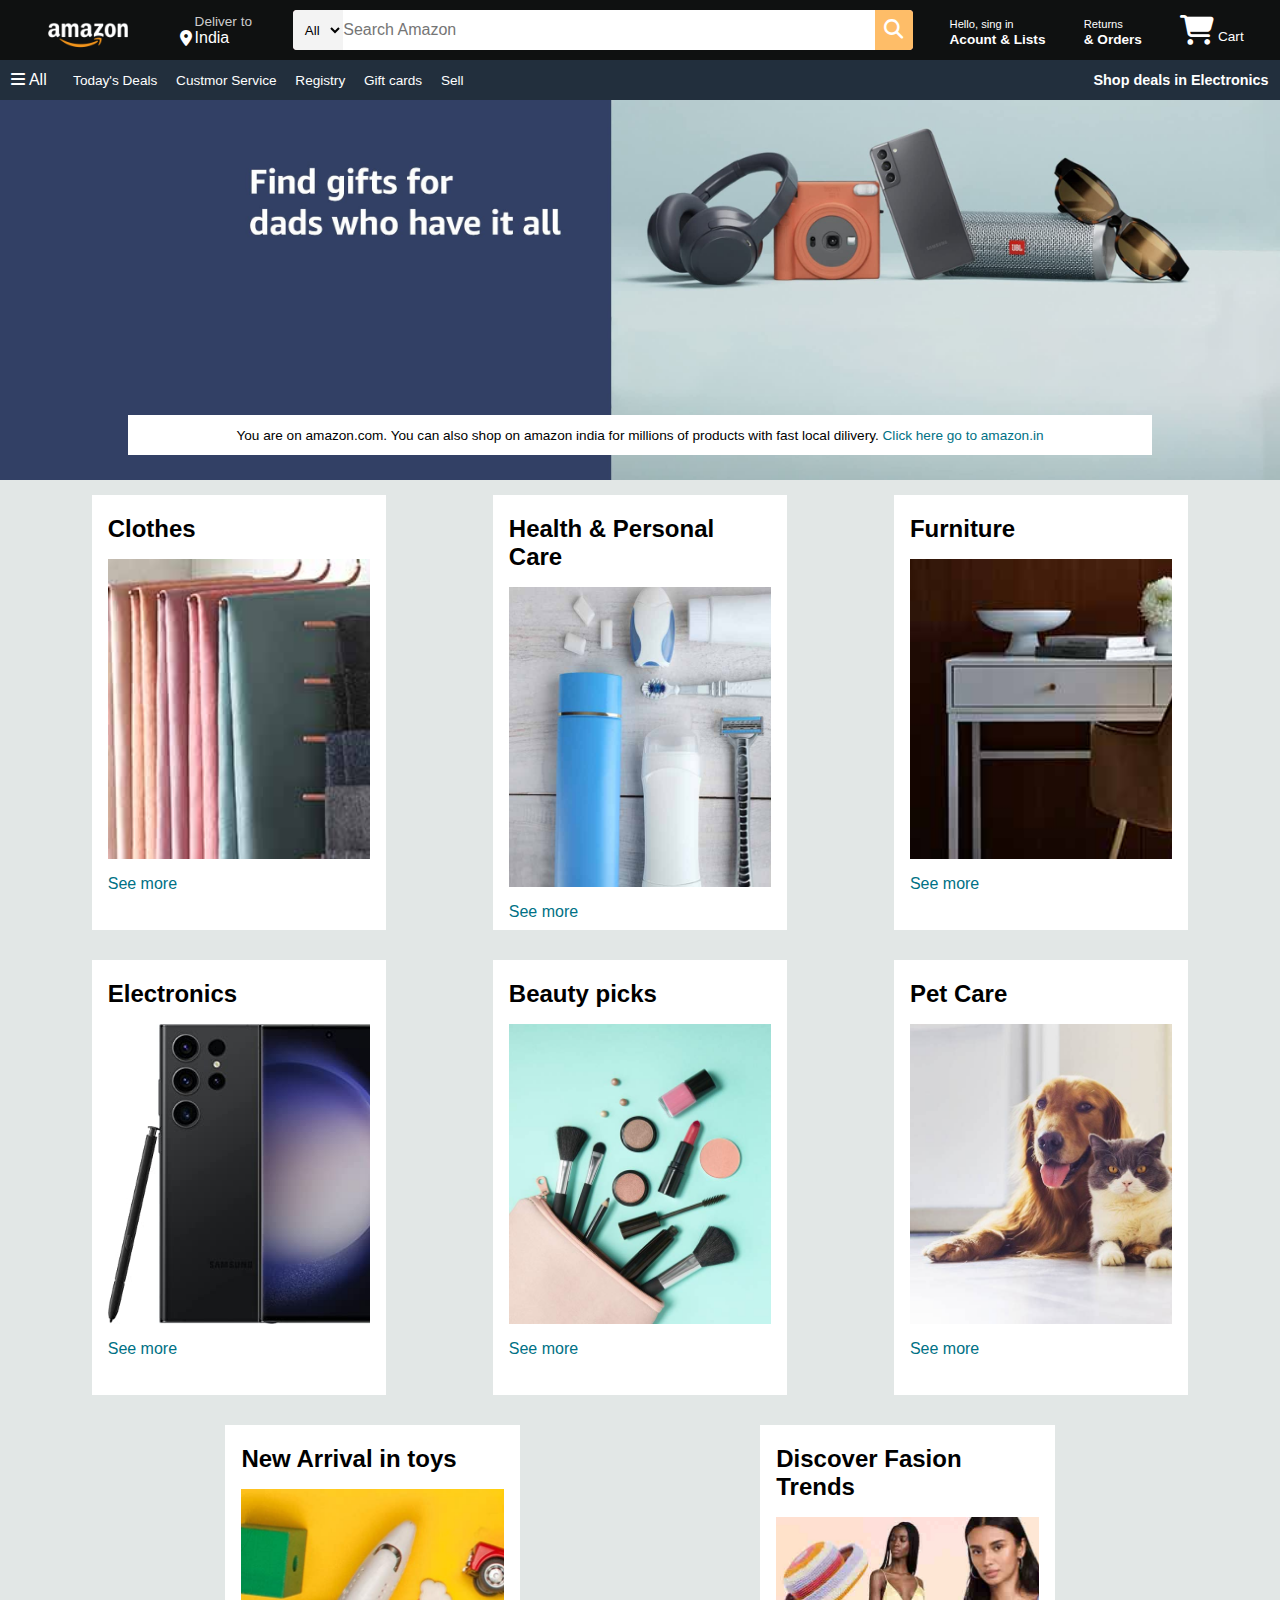
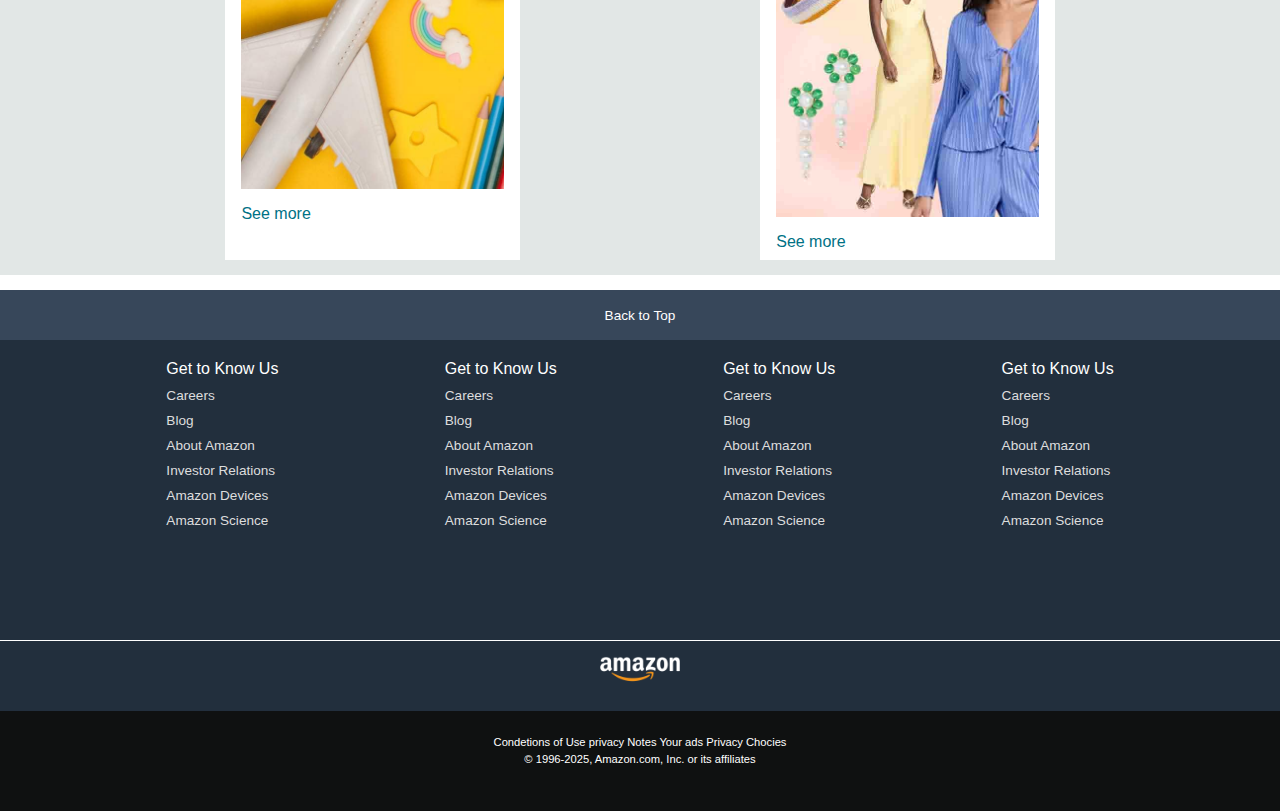
<file: index.html>
<!DOCTYPE html>
<html lang="en">
<head>
    <meta charset="UTF-8">
    <meta name="viewport" content="width=device-width, initial-scale=1.0">
    <title>vishnu shop</title>
    <link rel="stylesheet" href="https://cdnjs.cloudflare.com/ajax/libs/font-awesome/6.7.2/css/all.min.css" integrity="sha512-Evv84Mr4kqVGRNSgIGL/F/aIDqQb7xQ2vcrdIwxfjThSH8CSR7PBEakCr51Ck+w+/U6swU2Im1vVX0SVk9ABhg==" crossorigin="anonymous" referrerpolicy="no-referrer" />
    <link rel="stylesheet" href="style.css">

</head>
<body>
    <header>
        <div class="navbar">
            <!-- box1 -->
            <div class="nav-logo border">
                <div class="logo"></div>
            </div>
            <!-- box2 -->
            <div class="nav-address border">
                <p class="add-first">Deliver to</p>
                <div class="add-icon">
                    <i class="fa-solid fa-location-dot"></i>
                    <p class="add-second">India</p>
                </div>
            </div>
            <!-- box3 -->
            <div class="nav-search">
                <select class="search-select">
                    <option>All</option>
                    <option>All Deparmets</option>
                    <option>Arts & cCrafts</option>
                    <option>Music</option>
                    <option>Pots</option>
                    <option>Video Game</option>
                    <option>Toy</option>
                    <option>Clothes</option>
                </select>
                <input placeholder="Search Amazon" class="search-input">
                <div class="search-icon">
                    <i class="fa-solid fa-magnifying-glass"></i>
                </div>                
            </div>
            <!-- box4 -->
            <div class="nav-singin border">
                <p><span>Hello, sing in</span></p>
                <p class="nav-second">Acount & Lists</p>
            </div>
            <!-- box5 -->
            <div class="nav-return border">
                <p><span>Returns</span></p>
                <p class="nav-second">& Orders</p>
            </div>
            <!-- box6 -->
             <div class="nav-cart border">
                <i class="fa-solid fa-cart-shopping"></i>
                Cart
             </div>
        </div>
        <!-- panel -->

        <div class="panel">
            <div class="panel-all">
                <i class="fa-solid fa-bars"></i>
                All
            </div>

            <div class="panel-ops">
                <p>Today's Deals</p>
                <p>Custmor Service</p>
                <p>Registry</p>
                <p>Gift cards</p>
                <p>Sell</p>
            </div>

            <div class="panel-deals">
                Shop deals in Electronics
            </div>
        </div>
    </header>

    <!-- hero section -->
    <div class="hero-section">
        <div class="hero-msg">
            <p>You are on amazon.com. You can also shop on amazon india for millions of products with fast local dilivery. <a> Click here go to amazon.in</a></p>
        </div>
    </div>


    <!-- shop section -->
    <div class="shop-section">
        <!-- box1A -->
        <div class="box1 box">
            <div class="box-content">
                <h2>Clothes</h2>
                <div class="box-img" style="background-image: url('box1_image.jpg');"></div>
                <p>See more</p>
            </div>
        </div>
        <!-- box2A-->
        <div class="box2 box">
            <div class="box-content">
                <h2>Health & Personal Care</h2>
                <div class="box-img" style="background-image: url('box2_image.jpg');"></div>
                <p>See more</p>
            </div>
        </div>
        <!-- box3A-->
        <div class="box3 box">
            <div class="box-content">
                <h2>Furniture</h2>
                <div class="box-img" style="background-image: url('box3_image.jpg');"></div>
                <p>See more</p>
            </div>
        </div>
        <!-- box4A-->
        <div class="box4 box">
            <div class="box-content">
                <h2>Electronics</h2>
                <div class="box-img" style="background-image: url('box4_image.jpg');"></div>
                <p>See more</p>
            </div>
        </div>
        <!-- box1B -->
        <div class="box1 box">
            <div class="box-content">
                <h2>Beauty picks</h2>
                <div class="box-img" style="background-image: url('box5_image.jpg');"></div>
                <p>See more</p>
            </div>
        </div>
        <!-- box2B -->
        <div class="box2 box">
            <div class="box-content">
                <h2>Pet Care</h2>
                <div class="box-img" style="background-image: url('box6_image.jpg');"></div>
                <p>See more</p>
            </div>
        </div>
        <!-- box3B -->
        <div class="box3 box">
            <div class="box-content">
                <h2>New Arrival in toys</h2>
                <div class="box-img" style="background-image: url('box7_image.jpg');"></div>
                <p>See more</p>
            </div>
        </div>
        <!-- box4B -->
        <div class="box4 box">
            <div class="box-content">
                <h2>Discover Fasion Trends</h2>
                <div class="box-img" style="background-image: url('box8_image.jpg');"></div>
                <p>See more</p>
            </div>
        </div>
    </div>
    
    <!-- footer -->
     <footer>
        <div class="foot-panel1">
            Back to Top
        </div>

        <div class="foot-panel2">
            <ul>
                <p>Get to Know Us</p>
                <a>Careers</a>
                <a>Blog</a>
                <a>About Amazon</a>
                <a>Investor Relations</a>
                <a>Amazon Devices</a>
                <a>Amazon Science</a>
            </ul>

            <ul>
                <p>Get to Know Us</p>
                <a>Careers</a>
                <a>Blog</a>
                <a>About Amazon</a>
                <a>Investor Relations</a>
                <a>Amazon Devices</a>
                <a>Amazon Science</a>
            </ul>

            <ul>
                <p>Get to Know Us</p>
                <a>Careers</a>
                <a>Blog</a>
                <a>About Amazon</a>
                <a>Investor Relations</a>
                <a>Amazon Devices</a>
                <a>Amazon Science</a>
            </ul>

            <ul>
                <p>Get to Know Us</p>
                <a>Careers</a>
                <a>Blog</a>
                <a>About Amazon</a>
                <a>Investor Relations</a>
                <a>Amazon Devices</a>
                <a>Amazon Science</a>
            </ul>
        </div>

        <div class="foot-panel3">
            <div class="logo"></div>
        </div>

        <div class="foot-panel4"> 
            <div class="pages">
                <a>Condetions of Use</a>
                <a>privacy Notes</a>
                <a>Your ads Privacy Chocies</a>
               
            </div> 
            <div class="copyright">
                © 1996-2025, Amazon.com, Inc. or its affiliates
            </div>
        </div>
     </footer>
</body>
</html>
</file>
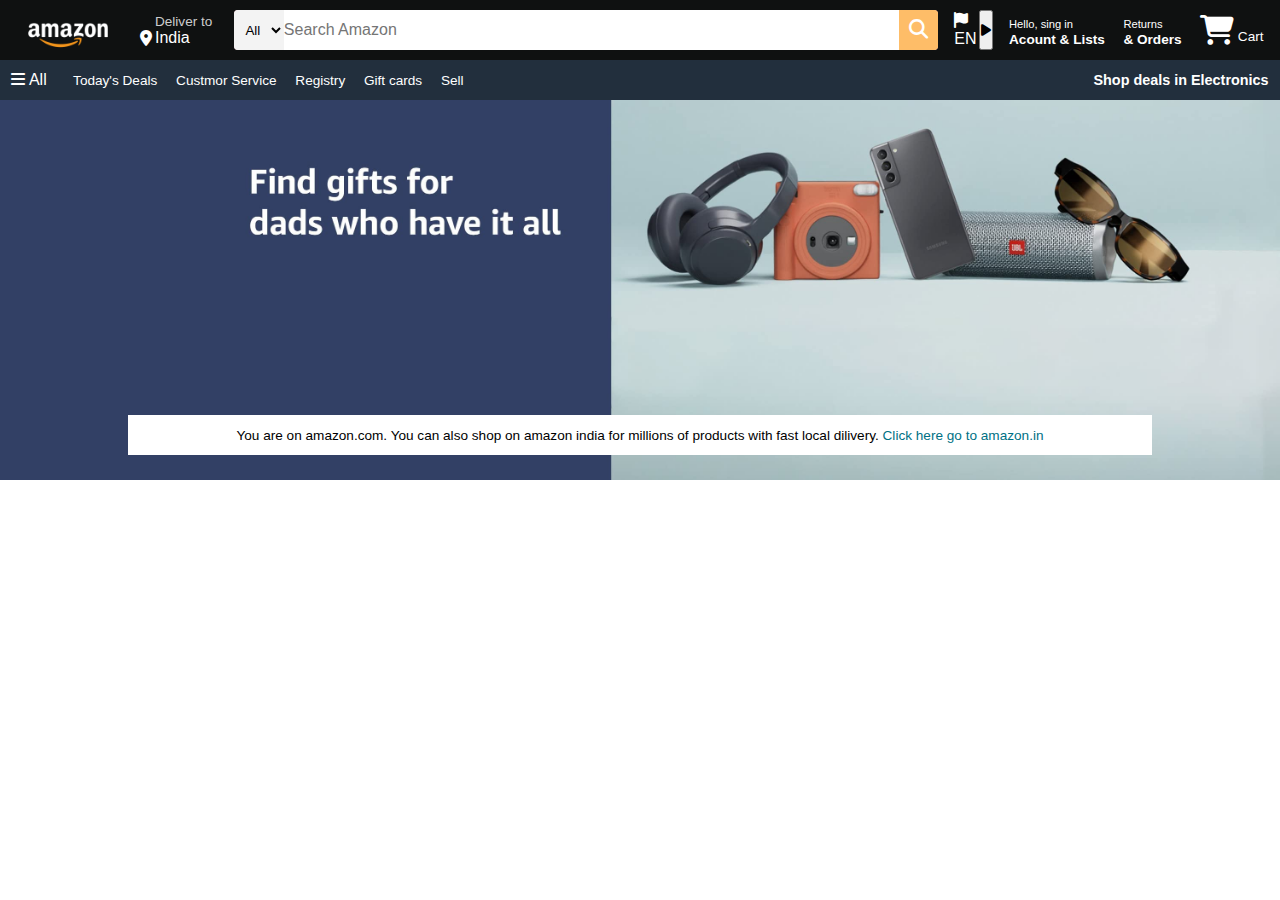
<file: index1.html>
<!DOCTYPE html>
<html lang="en">
<head>
    <meta charset="UTF-8">
    <meta name="viewport" content="width=device-width, initial-scale=1.0">
    <title>vishnu shop</title>
    <link rel="stylesheet" href="https://cdnjs.cloudflare.com/ajax/libs/font-awesome/6.7.2/css/all.min.css" integrity="sha512-Evv84Mr4kqVGRNSgIGL/F/aIDqQb7xQ2vcrdIwxfjThSH8CSR7PBEakCr51Ck+w+/U6swU2Im1vVX0SVk9ABhg==" crossorigin="anonymous" referrerpolicy="no-referrer" />
    <link rel="stylesheet" href="style1.css">

</head>
<body>
    <header>
        <div class="navbar">
            <!-- box1 -->
            <div class="nav-logo border">
                <div class="logo"></div>
            </div>
            <!-- box2 -->
            <div class="nav-address border">
                <p class="add-first">Deliver to</p>
                <div class="add-icon">
                    <i class="fa-solid fa-location-dot"></i>
                    <p class="add-second">India</p>
                </div>
            </div>
            <!-- box3 -->
            <div class="nav-search">
                <select class="search-select">
                    <option>All</option>
                    <option>All Deparmets</option>
                    <option>Arts & cCrafts</option>
                    <option>Music</option>
                    <option>Pots</option>
                    <option>Video Game</option>
                    <option>Toy</option>
                    <option>Clothes</option>
                </select>
                <input placeholder="Search Amazon" class="search-input">
                <div class="search-icon">
                    <i class="fa-solid fa-magnifying-glass"></i>
                </div>                
            </div>
            <!-- box -->
            <div class="flag">
                <div class="flag-icon border">
                    <i class="fa-solid fa-flag"></i>
                <p>EN</p>
                </div>
                
                <button>
                    <i class="fa-solid fa-play"></i>
                </button>
            </div>
            <!-- box4 -->
            <div class="nav-singin border">
                <p><span>Hello, sing in</span></p>
                <p class="nav-second">Acount & Lists</p>
            </div>
            <!-- box5 -->
            <div class="nav-return border">
                <p><span>Returns</span></p>
                <p class="nav-second">& Orders</p>
            </div>
            <!-- box6 -->
             <div class="nav-cart border">
                <i class="fa-solid fa-cart-shopping"></i>
                Cart
             </div>
        </div> 
        <!-- panel -->

        <div class="panel">
            <div class="panel-all">
                <i class="fa-solid fa-bars"></i>
                All
            </div>

            <div class="panel-ops">
                <p>Today's Deals</p>
                <p>Custmor Service</p>
                <p>Registry</p>
                <p>Gift cards</p>
                <p>Sell</p>
            </div>

            <div class="panel-deals">
                Shop deals in Electronics
            </div>
        </div>
    </header>

        <!-- hero section -->
        <div class="hero-section">
            <div class="hero-msg">
                <p>You are on amazon.com. You can also shop on amazon india for millions of products with fast local dilivery. <a> Click here go to amazon.in</a></p>
            </div>
        </div>
    
    
</body>
</html>
</file>
<file: style.css>
* { 
    margin: 0;
    padding: 0;
    font-family: Arial;
    border: border-box;
}
.navbar {
    height: 60px;
    background-color: #0F1111;
    color: white;
    display: flex;
    align-items: center;
    justify-content: space-evenly;
}
/* box1 */
.nav-logo {
    height: 50px;
    width: 100px;
    position: relative;
    top: 2px;
    left: 2px;
}
.logo {
    background-image: url("amazon_logo.png");
    height: 50px;
    width: 100%;
    background-size: cover;
}
.border{
    border: 2px solid transparent;
}
.border:hover {
    border: 1.5px solid white;
}

/* box2 */
.add-first {
    color: #cccccc;
    font-size: 0.85rem;
    margin-left: 15px;
}

.add-second {
    font-size: 1rem;
    margin-left: 3px;
}

.add-icon {
    display: flex;
    align-items: center;
}
.nav-address {
    margin-left: 5px;
}
/* box3 */
.nav-search {
    display: flex;
    justify-content: space-evenly;
    background-color: pink;
    width: 620px;
    height: 40px;
    border-radius: 4px;
    margin-left: 5px;
}

.search-select {
    background-color: #f3f3f3;
    width: 50px;
    /* padding: ; */
    text-align: center;
    border-top-left-radius: 4px;
    border-bottom-left-radius: 4px;
    border: none;
}

.search-input {
    width: 100%;
    font-size: 1rem;
    border: none;
}

.search-icon {
    width: 45px;
    display: flex;
    justify-content: center;
    align-items: center;
    font-size: 1.2rem;
    background-color: #febd68;
    border-top-right-radius: 4px;
    border-bottom-right-radius: 4px;
}

.nav-search:hover {
    border: 2px solid orange;
}

/* box4, 5 */
span {
    font-size: 0.7rem;
}

.nav-second {
    font-size: 0.85rem;
    font-weight: 700;
}

/* box6 */

.nav-cart i {
    font-size: 30px;
}

.nav-cart {
    font-size: 0.85rem;
    font-weight: 700px;
}

/* panel */
.panel {
    height: 40px;
    background-color: #222f3d;
    display: flex;
    color: white;
    align-items: center;
    justify-content: space-evenly;
}

.panel-ops p {
    display: inline-block;
    margin-left: 15px;
}

.panel-ops {
    width: 80%;
    font-size: 0.85rem;
    
}

.panel-deals {
    font-size: 0.9rem;
    font-weight: 700;
}


/* hero section */
.hero-section {
    background-image: url("hero_image.jpg");
    height: 380px;
    background-size: cover;
    display: flex;
    justify-content: center;
    align-items: flex-end;
}

.hero-msg {
    background-color: white;
    color: black;
    height: 40px;
    display: flex;
    align-items: center;
    justify-content: center;
    font-size: 0.85rem;
    width: 80%;
    margin-bottom: 25px;
}

.hero-msg a {
    color: #007185;
}

/* shop-section */
.shop-section {
    display: flex;
    flex-wrap: wrap;
    justify-content: space-evenly;
    background-color: #e2e7e6;
}
.box {
    /* border: 2px solid black; */
    height: 400px;
    width: 23%;
    background-color: white;
    padding: 20px 0px 15px;
    margin: 15px;
}

.box-img {
    height: 300px;
    background-size: cover;
    margin-top: 1rem;
    margin-bottom: 1rem;
}

.box-content {
    margin-left: 1rem;
    margin-right: 1rem;
}

.box-content p {
    color: #007185;
}

/* footer */
footer {
    margin-top: 15px;
}
.foot-panel1 {
    background-color: #37475a;
    color: white;
    height: 50px;
    display: flex;
    justify-content: center;
    align-items: center;
    font-size: 0.85rem;
}

.foot-panel2 {
    background-color: #222f3d;
    color: white;
    height: 300px;
    display: flex;
    justify-content: space-evenly;
}

ul {
    margin-top: 20px;
}
ul a {
    display: block;
    font-size: 0.85rem;
    margin-top: 10px;
    color: #dddddd;
}

.foot-panel3 {
    background-color: #222f3d;
    color: white;
    border-top: 0.5px solid white;
    height: 70px;
    display: flex;
    justify-content: center;
}

.logo {
    background-image: url("amazon_logo.png");
    height: 50px;
    width: 100px;
    background-size: cover;
    display: flex;
    justify-content: center;
}

.foot-panel4 {
    background-color: #0f1111;
    color: white;
    height: 100px;
    font-size: 0.7rem;
    text-align: center;
    /* display: flex;
    justify-content: center;
    align-items: center; */
}

.pages {
    padding-top: 25px;
}

.copyright {
    padding-top: 5px;
}
</file>
<file: style1.css>
* { 
    margin: 0;
    padding: 0;
    font-family: Arial;
    border: border-box;
}
.navbar {
    height: 60px;
    background-color: #0F1111;
    color: white;
    display: flex;
    align-items: center;
    justify-content: space-evenly;
}
/* box1 */
.nav-logo {
    height: 50px;
    width: 100px;
    position: relative;
    top: 2px;
    left: 2px;
}
.logo {
    background-image: url("amazon_logo.png");
    height: 50px;
    width: 100%;
    background-size: cover;
}
 .border{ 
    border: 2px solid transparent;
}
.border:hover {
    border: 1.5px solid red;
} 

/* box2 */
 .add-first {
    color: #cccccc;
    font-size: 0.85rem;
    margin-left: 15px;
} 

 .add-second {
    font-size: 1rem;
    margin-left: 3px;
} 

 .add-icon {
    display: flex;
    align-items: center;
}
 .nav-address {
    margin-left: 5px;
}

/* box3 */
.nav-search {
    display: flex;
    justify-content: space-evenly;
    background-color: pink;
    width: 55%;
    height: 40px;
    border-radius: 4px;
    margin-left: 5px;
}

 .search-select {
    background-color: #f3f3f3;
    width: 50px;
    text-align: center;
    border-top-left-radius: 4px;
    border-bottom-left-radius: 4px;
    border: none;
} 

 .search-input {
    width: 100%;
    font-size: 1rem;
    border: none;
} 

 .search-icon {
    width: 45px;
    display: flex;
    justify-content: center;
    align-items: center;
    font-size: 1.2rem;
    background-color: #febd68;
    border-top-right-radius: 4px;
    border-bottom-right-radius: 4px;
} 

 .nav-search:hover {
    border: 2px solid orange;
} 

/* box */
.flag {
    display: flex;
}

/* box4, 5 */
span {
    font-size: 0.7rem;
}

.nav-second {
    font-size: 0.85rem;
    font-weight: 700;
}

/* box6 */

.nav-cart i {
    font-size: 30px;
}

.nav-cart {
    font-size: 0.85rem;
    font-weight: 700px;
}

/* panel */
.panel {
    height: 40px;
    background-color: #222f3d;
    display: flex;
    color: white;
    align-items: center;
    justify-content: space-evenly;
}

.panel-ops p {
    display: inline-block;
    margin-left: 15px;
}

.panel-ops {
    width: 80%;
    font-size: 0.85rem;
    
}

.panel-deals {
    font-size: 0.9rem;
    font-weight: 700;
}

/* hero section */
.hero-section {
    background-image: url("hero_image.jpg");
    height: 380px;
    background-size: cover;
    display: flex;
    justify-content: center;
    align-items: flex-end;
}

.hero-msg {
    background-color: white;
    color: black;
    height: 40px;
    display: flex;
    align-items: center;
    justify-content: center;
    font-size: 0.85rem;
    width: 80%;
    margin-bottom: 25px;
}

.hero-msg a {
    color: #007185;
}
</file>
